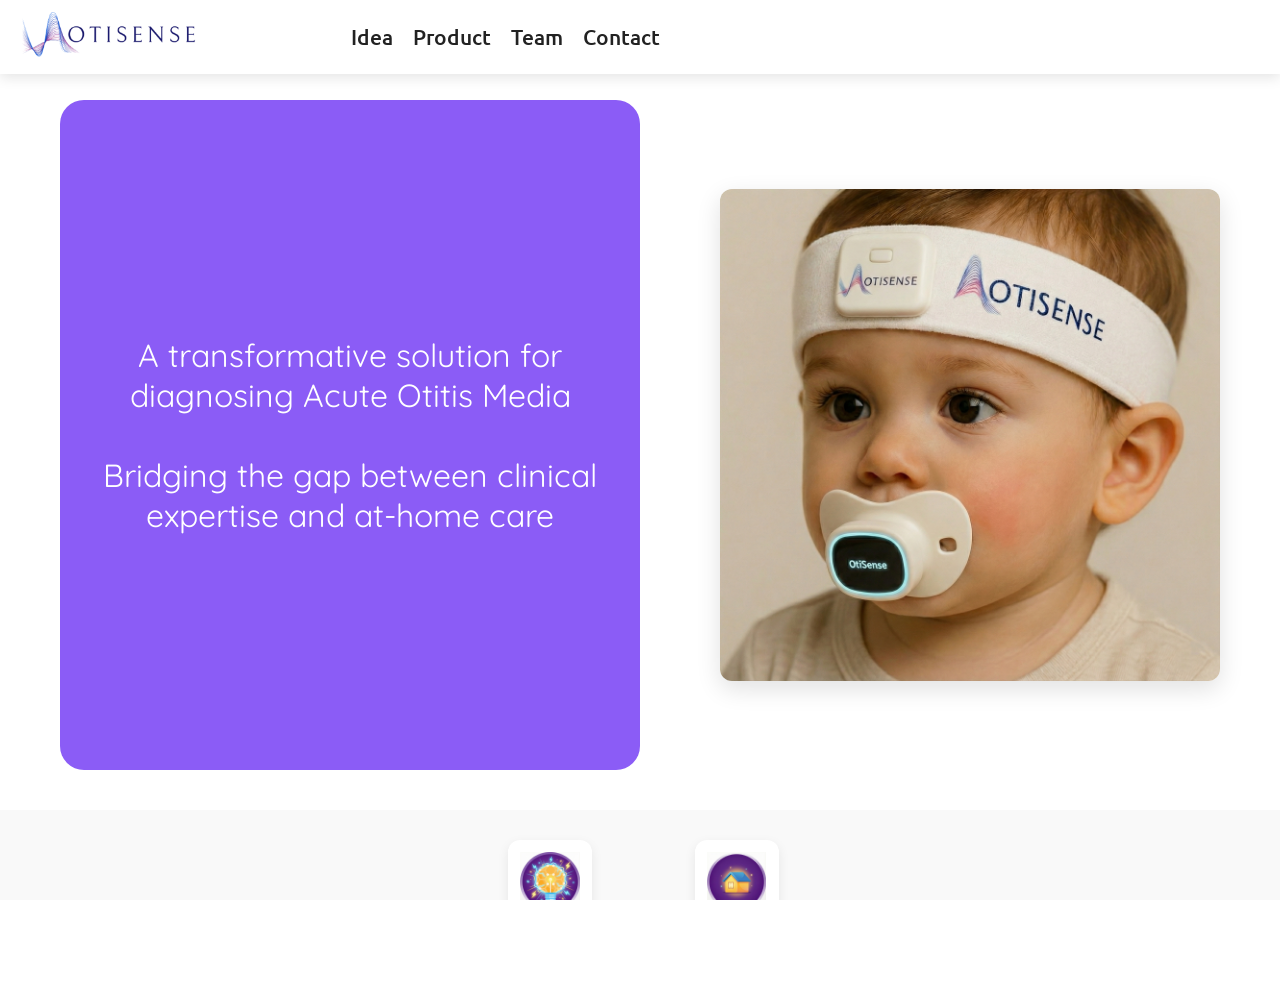
<file: index.html>
<!DOCTYPE html>
<html lang="en">
<head>
  <meta charset="UTF-8">
  <meta name="viewport" content="width=device-width, initial-scale=1.0">
  <title>OtiSense</title>
  <link href="https://fonts.googleapis.com/css2?family=Inter:wght@400;600&display=swap" rel="stylesheet">
  <link href="https://fonts.googleapis.com/css2?family=Quicksand:wght@400;600&display=swap" rel="stylesheet">
  <link href="https://fonts.googleapis.com/css2?family=Ubuntu:wght@400;500;700&display=swap" rel="stylesheet">
  <link rel="stylesheet" href="style.css">
</head>
<body>
	<header class="navbar">
	  <a href="index.html" class="logo">
		<img src="logo.png" alt="OtiSense Logo" />
	  </a>

	  <input type="checkbox" id="menu-toggle" />
	  <label for="menu-toggle" class="hamburger">&#9776;</label>

	  <ul class="nav-links">
		<li><a href="idea.html">Idea</a></li>
		<li><a href="product.html">Product</a></li>
		<li><a href="team.html">Team</a></li>
		<li><a href="contact.html">Contact</a></li>
	  </ul>
	</header>
  <div class="hero">
    <div class="hero-text">
      <p class="subtitle">A transformative solution for diagnosing Acute Otitis Media</p>
	  <p class="subtitle">Bridging the gap between clinical expertise and at-home care</p>
    </div>
    <img src="baby_w_pacifier_3.png" alt="OtiSense Product Image" class="hero-image">
  </div>

  <section class="features">
    <div class="feature-item">
      <img src="icon_AI.png" alt="AI Powered" class="feature-icon">
      <h3 class="feature-title">AI Powered</h3>
    </div>
    <div class="feature-item">
      <img src="icon_home.png" alt="Home Use" class="feature-icon">
      <h3 class="feature-title">Home Use</h3>
    </div>
  </section>
</body>
</html>
</file>
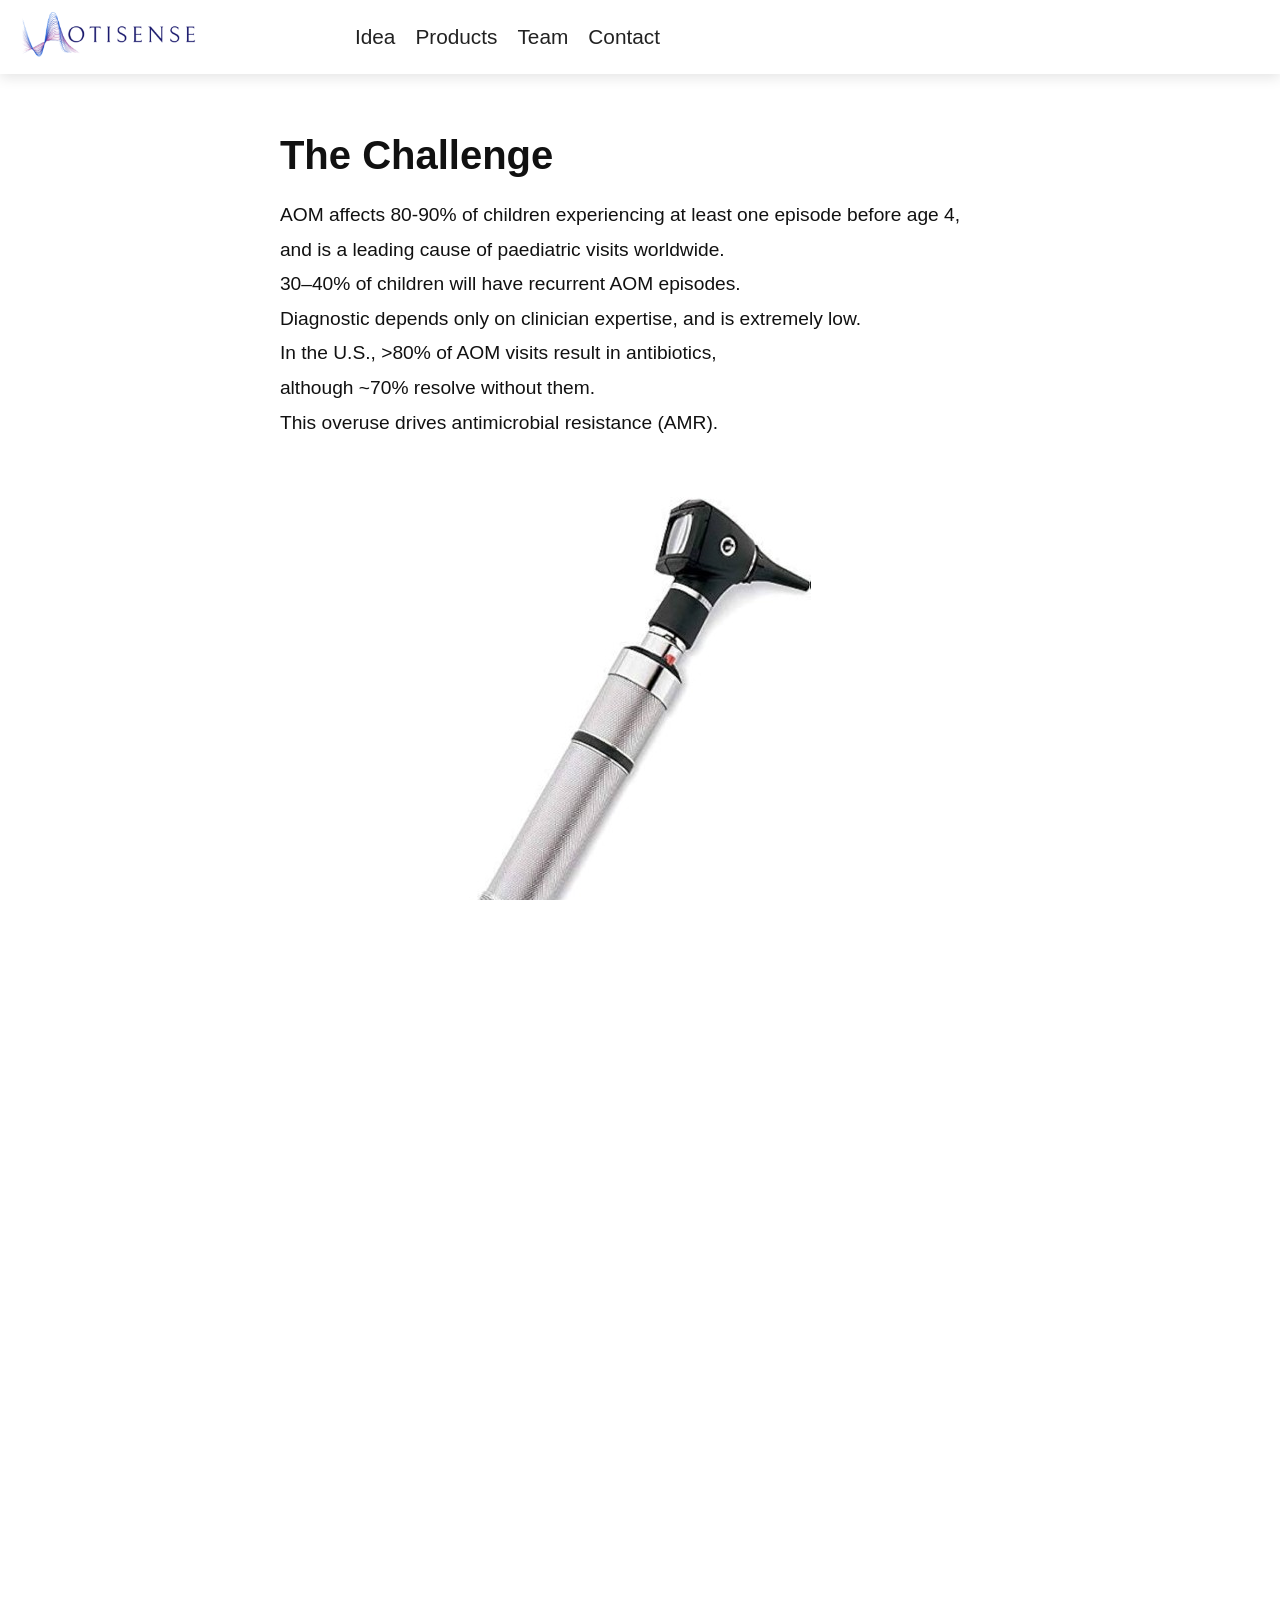
<file: idea.html>
<!DOCTYPE html>
<html lang="en">
<head>
  <meta charset="UTF-8">
  <meta name="viewport" content="width=device-width, initial-scale=1.0">
  <title>OtiSense | Idea</title>
  <link rel="stylesheet" href="style.css">
  <style>
    body {
      margin: 0;
      font-family: 'Segoe UI', sans-serif;
      scroll-behavior: smooth;
    }
    .idea-section {
	  display: flex;
	  flex-direction: column;
	  align-items: center;
	  justify-content: center;
	  padding: 100px 10%;
	  min-height: 100vh;
	}

    .section:nth-child(even) {
      background-color: #f3f3f3;
      color: #111;
    }
    .section:nth-child(odd) {
      background-color: #111;
      color: white;
    }
    .section-content {
      flex: 1;
      padding-right: 40px;
    }
    .section-image {
      flex: 1;
      max-width: 400px;
    }
    .section img {
      width: 100%;
      border-radius: 12px;
      box-shadow: 0 4px 12px rgba(0, 0, 0, 0.4);
    }
    h2 {
      font-size: 2.5rem;
      margin-bottom: 20px;
    }
    h3 {
      font-size: 1.7rem;
      font-weight: 600;
      margin-top: 20px;
      margin-bottom: 10px;
      color: #8b5cf6;
      text-align: center;
    }
    ul {
      font-size: 1.2rem;
      line-height: 1.8;
      list-style-type: none;
      padding-left: 0;
    }
    @media (max-width: 768px) {
      .idea-section {
        flex-direction: column;
        padding: 60px 5%;
      }
      .section-content {
        padding-right: 0;
        margin-bottom: 30px;
      }
      h2 {
        font-size: 2.5rem;
      }
      h3 {
        font-size: 1.9rem;
      }
      ul {
        font-size: 1.5rem;
        line-height: 1.8;
      }
      li {
        margin-bottom: 14px;
      }
    }
  </style>
</head>
<body class="light-page">
	<header class="navbar">
	  <a href="index.html" class="logo">
		<img src="logo.png" alt="OtiSense logo">
	  </a>

	  <input type="checkbox" id="menu-toggle" />
	  <label for="menu-toggle" class="hamburger">&#9776;</label>

	  <ul class="nav-links">
		<li><a href="idea.html">Idea</a></li>
		<li><a href="products.html">Products</a></li>
		<li><a href="team.html">Team</a></li>
		<li><a href="contact.html">Contact</a></li>
	  </ul>
	</header>
  <!-- Section 1: The Need -->
  <section class="idea-section" id="need">
    <div class="section-content">
      <h2>The Challenge</h2>
      <ul>
        <li>AOM affects 80-90% of children experiencing at least one episode before age 4,</li>
		<li>and is a leading cause of paediatric visits worldwide.</li>
        <li>30–40% of children will have recurrent AOM episodes.</li>
        <li>Diagnostic depends only on clinician expertise, and is extremely low.</li>
        <li>In the U.S., >80% of AOM visits result in antibiotics,</li> 
		<li>although ~70% resolve without them. </li>
		<li>This overuse drives antimicrobial resistance (AMR).</li>
      </ul>
    </div>
    <div class="section-image">
      <img src="Otoscope.jpg" alt="Placeholder image for need section">
    </div>
  </section>

  <!-- Section 2: The Solution -->
  <section class="idea-section" id="solution">
    <div class="section-content">
      <h2>Our Solution</h2>
      <ul>
        <li>Otisense Medical Device has developed a home-use diagnostic device powered by AI and signal processing.</li>
        <li>Our devise uses the elereical resoibse of the brain to taste bud stimulation for precise diagnosis.</li>
		 <li>&nbsp;</li>
      </ul>
	   <h3>Otisense medical device is user-friendly, precise and accurate.</h3>
    </div>
    <div class="section-image">
      <img src="Picture1.png" alt="Placeholder image for solution section">
    </div>
  </section>
</body>
</html>
</file>
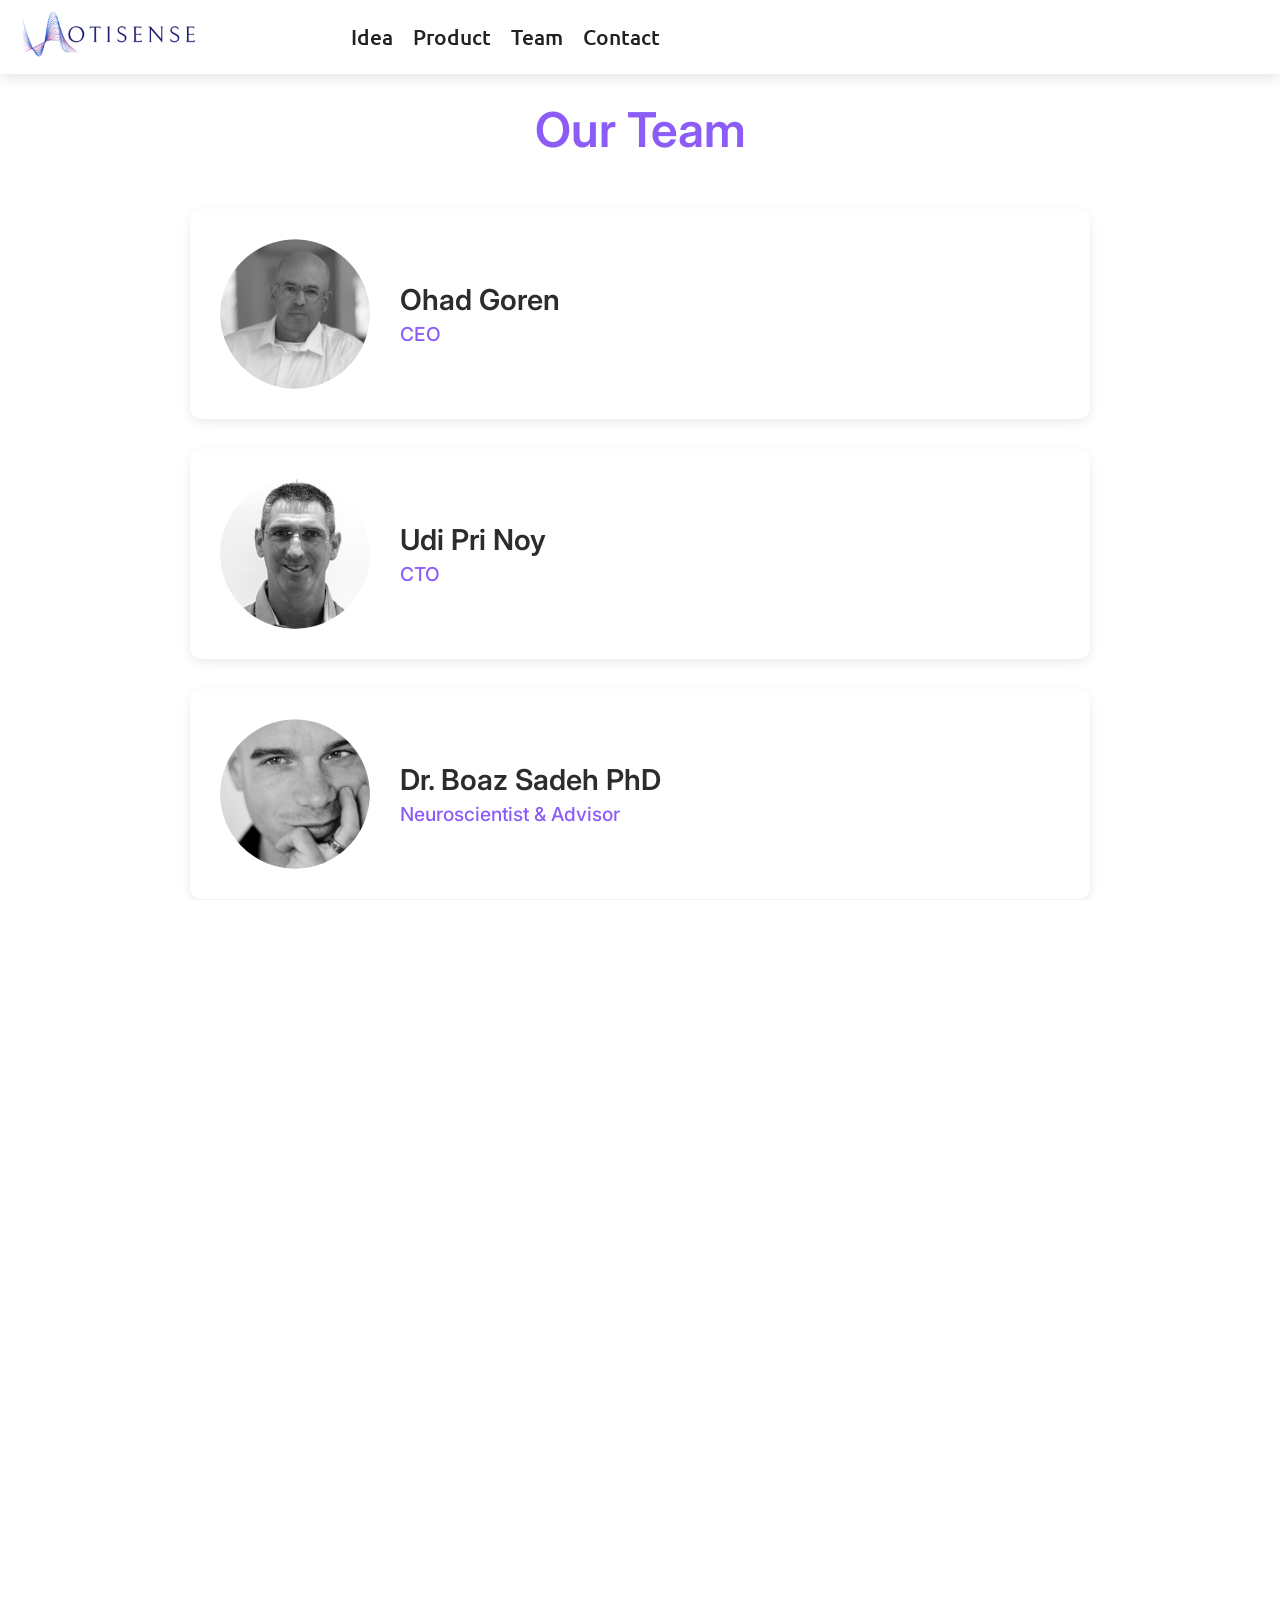
<file: team.html>
<!DOCTYPE html>
<html lang="en">
<head>
  <meta charset="UTF-8">
  <meta name="viewport" content="width=device-width, initial-scale=1.0">
  <title>OtiSense | Team</title>
  <link href="https://fonts.googleapis.com/css2?family=Inter:wght@400;600&display=swap" rel="stylesheet">
  <link href="https://fonts.googleapis.com/css2?family=Quicksand:wght@400;600&display=swap" rel="stylesheet">
  <link href="https://fonts.googleapis.com/css2?family=Ubuntu:wght@400;500;700&display=swap" rel="stylesheet">
  <link rel="stylesheet" href="style.css">
</head>
<body class="light-page">
	<header class="navbar">
	  <a href="index.html" class="logo">
		<img src="logo.png" alt="OtiSense logo">
	  </a>

	  <input type="checkbox" id="menu-toggle" />
	  <label for="menu-toggle" class="hamburger">&#9776;</label>

	  <ul class="nav-links">
		<li><a href="idea.html">Idea</a></li>
		<li><a href="product.html">Product</a></li>
		<li><a href="team.html">Team</a></li>
		<li><a href="contact.html">Contact</a></li>
	  </ul>
	</header>

	<div class="team-container">
		<h1 class="team-heading">Our Team</h1>

		<!-- Team Member 1 -->
		<details class="team-member">
			<summary class="team-summary">
				<img src="Ohad.png" alt="Team Member 1" class="team-photo">
				<div class="team-info">
					<h2 class="team-name">Ohad Goren</h2>
					<p class="team-title">CEO</p>
				</div>
			</summary>
			<div class="team-bio">
				<p>Ohad brings over two decades of leadership experience to the medical device sector, specializing in the development of complex multidisciplinary products. A former CEO and entrepreneur, he has led multiple ventures, including public companies in Israel and the United States. His background features a strong track record in capital raising and public offerings, as well as comprehensive management of QA/RA, clinical operations, R&D, and commercial strategy.</p>
			</div>
		</details>
		
		<!-- Team Member 2 -->
		<details class="team-member">
			<summary class="team-summary">
				<img src="Udi.png" alt="Team Member 2" class="team-photo">
				<div class="team-info">
					<h2 class="team-name">Udi Pri Noy </h2>
					<p class="team-title">CTO</p>
				</div>
			</summary>
			<div class="team-bio">
				<p>Udi is a Mechanical Engineer with over 25 years of experience directing multidisciplinary product development within the medical device industry. He has held Project Management roles across a diverse range of companies, spanning from early-stage startups to established corporations. Udi possesses extensive expertise in leading the full product lifecycle—from initial concept to final product—with a specialized focus on R&D, Quality & Regulatory affairs (QA/RA), clinical trials, and the transition from development to production.</p>
			</div>
		</details>
		
		<!-- Team Member 3 -->
		<details class="team-member">
			<summary class="team-summary">
				<img src="Boaz.png" alt="Team Member 3" class="team-photo">
				<div class="team-info">
					<h2 class="team-name">Dr. Boaz Sadeh PhD</h2>
					<p class="team-title">Neuroscientist & Advisor </p>
				</div>
			</summary>
			<div class="team-bio">
				<p>Boaz is a neuroscientist with a strong research background from the Tel Aviv Medical Center and UC Berkeley in the U.S., specializing in EEG technologies. With over a decade of experience, he has served as a researcher, algorithm developer, and Neuroscience Lead for various neurology-focused biotech companies.</p>
			</div>
		</details>

		<h2 class="team-section-title">Founders</h2>

		<!-- Team Member 4 -->
		<details class="team-member">
			<summary class="team-summary">
				<img src="Derow.png" alt="Team Member 4" class="team-photo">
				<div class="team-info">
					<h2 class="team-name">Prof. Ari Derow, MD</h2>
					<p class="team-title">Co-founder and Medical Director</p>
				</div>
			</summary>
			<div class="team-bio">
				<p>Ari is a specialist in Otolaryngology and Director of the Pediatric Otolaryngology Unit at Dana Children’s Hospital, Tel Aviv Medical Center. An Associate Professor at the Faculty of Medicine, he brings extensive experience in clinical research.</p>
			</div>
		</details>

		<!-- Team Member 5 -->
		<details class="team-member">
			<summary class="team-summary">
				<img src="Linor.png" alt="Team Member 5" class="team-photo">
				<div class="team-info">
					<h2 class="team-name">Dr. Linor Klien, MD</h2>
					<p class="team-title">Co-founder & Medical Advisor</p>
				</div>
			</summary>
			<div class="team-bio">
				<p>Linor is an Otolaryngologist and Software Engineer. A graduate of the Tel Aviv University School of Medicine, she holds a B.Sc. in Computer Science (Cum Laude) and a B.Sc. in Medical Sciences. She possesses extensive experience in clinical research, spanning from protocol design and Helsinki Committee submissions to the full execution of patient trials. Additionally, she brings over a decade of expertise in the architecture, design, and development of Real-Time/Embedded software and communications systems, backed by research experience in bioinformatics."</p>
			</div>
		</details>

		<!-- Team Member 6 -->
		<details class="team-member">
			<summary class="team-summary">
				<img src="Tal.png" alt="Team Member 6" class="team-photo">
				<div class="team-info">
					<h2 class="team-name">Dr. Tal Barkai, MD	</h2>
					<p class="team-title">Co-founder & Medical Advisor</p>
				</div>
			</summary>
			<div class="team-bio">
				<p>Tal is a physician and researcher holding a B.Sc. in Neuroscience (Cum Laude). He possesses extensive research experience spanning electrophysiology, bioinformatics, and clinical studies.</p>
			</div>
		</details>

		<!-- Team Member 7 -->
		<details class="team-member">
			<summary class="team-summary">
				<img src="Mickey.png" alt="Team Member 7" class="team-photo">
				<div class="team-info">
					<h2 class="team-name">Prof. Mickey Scheinowitz, PhD</h2>
					<p class="team-title">Co-founder and Scientific Director</p>
				</div>
			</summary>
			<div class="team-bio">
				<p>Professor at the Department of Biomedical Engineering at Tel Aviv University, Mickey brings extensive experience in the field of medical innovation.</p>
			</div>
		</details>

	</div>
</body>
</html>
</file>
<file: style.css>
body {
  margin: 0;
  padding: 0;
  overflow-x: hidden;
  font-family: 'Inter', sans-serif;
  background-color: #ffffff;
  color: #2c2c2c;
  scroll-behavior: smooth;
}

.hero {
  text-align: center;
  padding: 20px;
  animation: fadeIn 2s ease-in;
  max-width: 900px;
  margin: auto;
  margin-top: 80px; /* keeps space for navbar */
  box-sizing: border-box;
  min-height: auto;
  position: relative;
  z-index: 10;
}

h1 {
  font-size: 48px;
  margin-bottom: 10px;
  color: #8b5cf6;
  font-weight: 600;
}

.tagline {
  font-size: 20px;
  color: #555555;
  margin-bottom: 40px;
}

.hero-image {
  width: 250px;
  max-width: 90vw;
  max-height: 80vh;
  opacity: 0;
  animation: fadeImage 2s ease-out 1.5s forwards;
  border-radius: 12px;
  box-shadow: 0 8px 24px rgba(0, 0, 0, 0.12);
}

.subtitle {
  font-family: 'Quicksand', sans-serif;
  font-size: 2.0rem;
  color: white;
  margin: 0;
  text-align: center;
  font-weight: 400;
}

.features {
  display: flex;
  justify-content: center;
  align-items: center;
  gap: 80px;
  padding: 30px 20px;
  background-color: #f9f9f9;
  margin-top: 20px;
}

.feature-item {
  display: flex;
  flex-direction: column;
  align-items: center;
  text-align: center;
  max-width: 200px;
  opacity: 0;
  animation: fadeIn 1.5s ease-out forwards;
}

.feature-item:nth-child(1) {
  animation-delay: 2s;
}

.feature-item:nth-child(2) {
  animation-delay: 2.3s;
}

.feature-icon {
  width: 60px;
  height: 60px;
  object-fit: contain;
  margin-bottom: 15px;
  border-radius: 12px;
  background-color: white;
  padding: 12px;
  box-shadow: 0 4px 12px rgba(0, 0, 0, 0.08);
}

.feature-title {
  font-size: 1.3rem;
  color: #2c2c2c;
  font-weight: 600;
  margin: 0;
}

.decorative-logo {
  position: fixed;
  bottom: 15%;
  left: 15%;
  z-index: 15;
  pointer-events: none;
  width: 50%;
  max-width: 700px;
}

.decorative-logo img {
  width: 100%;
  height: auto;
  opacity: 0.08;
  filter: grayscale(30%);
  mix-blend-mode: multiply;
}

@keyframes fadeImage {
  from {
    opacity: 0;
    transform: translateY(30px);
  }
  to {
    opacity: 1;
    transform: translateY(0);
  }
}

@keyframes fadeIn {
  from {
    opacity: 0;
  }
  to {
    opacity: 1;
  }
}

@media screen and (min-width: 1000px) {
  .hero {
    display: flex;
    flex-direction: row;
    align-items: center;
    justify-content: space-between;
    gap: 60px;
    max-width: 1200px;
  }

  .hero-text {
    flex: 1;
    text-align: center;
    max-width: 500px;
    background-color: #8b5cf6;
    padding: 60px 40px;
    border-radius: 24px;
    display: flex;
    flex-direction: column;
    align-items: center;
    justify-content: center;
    min-height: calc(100vh - 350px);
    gap: 40px;
    opacity: 0;
    animation: fadeIn 2s ease-out 0.5s forwards;
  }

  h1 {
    font-size: 72px;
  }

  .subtitle {
    text-align: center;
  }

  .tagline {
    font-size: 28px;
  }

  .hero-image {
    flex: 1;
    max-width: 500px;
    height: auto;
    object-fit: contain;
  }
}

/* === NAVBAR === */
.navbar {
  display: flex;
  justify-content: space-between;
  align-items: center;
  background-color: white;
  padding: 10px 20px;
  position: fixed;
  top: 0;
  left: 0;
  right: 0;
  z-index: 1000;
  box-sizing: border-box;
  box-shadow: 0 4px 12px rgba(0, 0, 0, 0.1);
}

.logo img {
  height: 50px;
  width: auto;
}

/* Menu icon */
#menu-toggle {
  display: none;
}

.hamburger {
  display: none;
  font-size: 2rem;
  cursor: pointer;
  color: #222;
}

/* Main menu links */
.nav-links {
  list-style: none;
  display: flex;
  gap: 20px;
  margin: 0;
  margin-right: 600px;
  padding: 0;
}

.nav-links li a {
  color: #222;
  text-decoration: none;
  font-weight: 500;
  font-size: 1.3rem;
  font-family: 'Ubuntu', sans-serif;
}

.nav-links li a:hover {
  color: #00c4cc;
}

/* === RESPONSIVE (Mobile) === */
@media (max-width: 768px) {
  .hamburger {
    display: block;
    margin-right: 10px;
  }

  .nav-links {
    display: none;
    flex-direction: column;
    position: absolute;
    top: 60px;
    right: 10px;
    background-color: white;
    padding: 15px 20px;
    border-radius: 8px;
    box-shadow: 0 4px 12px rgba(0, 0, 0, 0.2);
    gap: 15px;
  }

  .nav-links li a {
    font-size: 1rem;
    font-family: 'Ubuntu', sans-serif;
  }

  #menu-toggle:checked + .hamburger + .nav-links {
    display: flex;
  }

  .hero {
    flex-direction: column-reverse;
  }

  .hero-text {
    background-color: #8b5cf6;
    padding: 40px 30px;
    border-radius: 20px;
    margin-top: 20px;
    gap: 25px;
  }

  .subtitle {
    font-size: 1.5rem;
  }

  .hero-image {
    width: 180px;
    max-width: 70vw;
  }

  .features {
    flex-direction: row;
    gap: 30px;
    padding: 25px 15px;
    margin-top: 15px;
  }

  .feature-icon {
    width: 60px;
    height: 60px;
    padding: 8px;
    margin-bottom: 10px;
  }

  .feature-title {
    font-size: 0.85rem;
  }

  .decorative-logo {
    bottom: 10%;
    left: 10%;
    width: 80%;
    max-width: 540px;
  }

  .decorative-logo img {
    width: 100%;
    opacity: 0.07;
  }

  /* Team page mobile */
  .team-heading {
    font-size: 2.2rem;
  }

  .team-summary {
    flex-direction: column;
    text-align: center;
    padding: 20px;
  }

  .team-photo {
    width: 120px;
    height: 120px;
    margin-right: 0;
    margin-bottom: 15px;
  }

  .team-name {
    font-size: 1.5rem;
  }

  .team-title {
    font-size: 1rem;
  }

  .team-bio {
    padding: 0 20px 20px 20px;
    font-size: 1rem;
  }
}


html, body {
  scroll-behavior: smooth;
  scroll-snap-type: y mandatory;
  height: 100%;
  overflow-y: scroll;
}

.idea-section {
  scroll-snap-align: start;
}

body.light-page {
  background-color: #ffffff;
  color: #111111;
}

body.light-page .navbar {
  background-color: #ffffff;
}

body.light-page .nav-links li a {
  color: #222222;
}

body.light-page .nav-links li a:hover {
  color: #00c4cc;
}

/* === TEAM PAGE === */
.team-container {
  max-width: 900px;
  margin: 100px auto 60px;
  padding: 0 20px;
}

.team-heading {
  text-align: center;
  font-size: 3rem;
  color: #8b5cf6;
  margin-bottom: 50px;
  font-weight: 600;
}

.team-section-title {
  text-align: center;
  font-size: 2rem;
  color: #8b5cf6;
  margin: 50px 0 30px 0;
  font-weight: 600;
}

.team-member {
  background: white;
  border-radius: 12px;
  margin-bottom: 30px;
  box-shadow: 0 4px 12px rgba(0, 0, 0, 0.08);
  overflow: hidden;
  transition: all 0.3s ease;
}

.team-member:hover {
  box-shadow: 0 8px 24px rgba(0, 0, 0, 0.12);
}

.team-summary {
  display: flex;
  align-items: center;
  padding: 30px;
  cursor: pointer;
  list-style: none;
}

.team-summary::-webkit-details-marker {
  display: none;
}

.team-photo {
  width: 150px;
  height: 150px;
  border-radius: 50%;
  object-fit: cover;
  margin-right: 30px;
  filter: grayscale(100%);
  transition: filter 0.3s ease;
}

.team-member:hover .team-photo,
.team-member[open] .team-photo {
  filter: grayscale(0%);
}

.team-info {
  flex: 1;
}

.team-name {
  font-size: 1.8rem;
  color: #2c2c2c;
  margin: 0 0 5px 0;
  font-weight: 600;
}

.team-title {
  font-size: 1.2rem;
  color: #8b5cf6;
  margin: 0;
  font-weight: 500;
}

.team-bio {
  padding: 0 30px 30px 30px;
  color: #555555;
  font-size: 1.1rem;
  line-height: 1.6;
  animation: fadeIn 0.3s ease-in;
}

.team-bio p {
  margin: 0;
}
</file>
